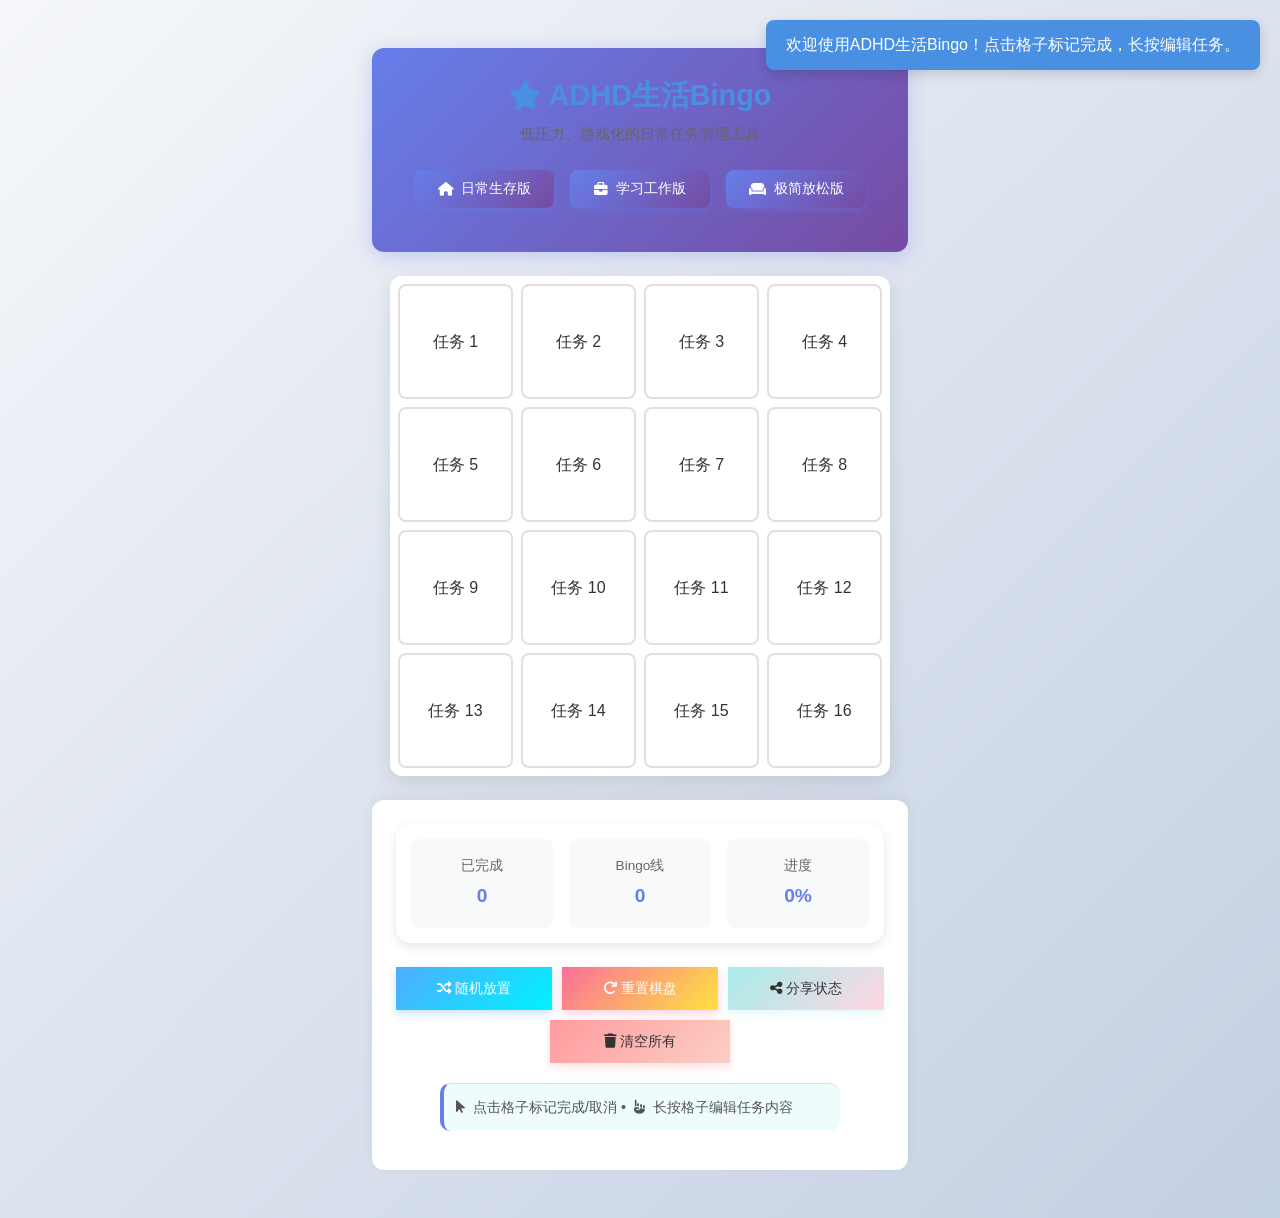
<file: index.html>
<!DOCTYPE html>
<html lang="zh-CN">
<head>
    <meta charset="UTF-8">
    <meta name="viewport" content="width=device-width, initial-scale=1.0, maximum-scale=1.0, user-scalable=no">
    <title>ADHD生活Bingo</title>
    <link rel="stylesheet" href="style.css">
    <link rel="stylesheet" href="https://cdnjs.cloudflare.com/ajax/libs/font-awesome/6.4.0/css/all.min.css">
    <link rel="manifest" href="manifest.json">
    <link rel="icon" href="data:image/svg+xml,<svg xmlns=%22http://www.w3.org/2000/svg%22 viewBox=%220 0 100 100%22><text y=%22.9em%22 font-size=%2290%22>🎯</text></svg>">
</head>
<body>
    <div class="container">
        <!-- 顶部标题和模板区域 -->
        <header class="header">
            <h1><i class="fas fa-star"></i> ADHD生活Bingo</h1>
            <p class="subtitle">低压力、游戏化的日常任务管理工具</p>
            
            <div class="template-section">
                <div class="template-buttons">
                    <button class="template-btn" data-template="daily">
                        <i class="fas fa-home"></i> 日常生存版
                    </button>
                    <button class="template-btn" data-template="work">
                        <i class="fas fa-briefcase"></i> 学习工作版
                    </button>
                    <button class="template-btn" data-template="relax">
                        <i class="fas fa-couch"></i> 极简放松版
                    </button>
                </div>
                

            </div>
        </header>

        <!-- Bingo棋盘区域 -->
        <main class="main-content">
            <div class="bingo-board" id="bingoBoard">
                <!-- 4x4网格将通过JS动态生成 -->
            </div>
            
            <!-- Bingo庆祝动画 -->
            <div class="bingo-celebration" id="bingoCelebration">
                <div class="celebration-content">
                    <div class="confetti"></div>
                    <div class="confetti"></div>
                    <div class="confetti"></div>
                    <h1 class="bingo-text">BINGO！</h1>
                    <p class="bingo-subtext">恭喜完成一条线！🎉</p>
                </div>
            </div>
        </main>

        <!-- 控制面板 -->
        <footer class="footer">
            <div class="stats">
                <div class="stat">
                    <span class="stat-label">已完成</span>
                    <span class="stat-value" id="completedCount">0</span>
                </div>
                <div class="stat">
                    <span class="stat-label">Bingo线</span>
                    <span class="stat-value" id="bingoCount">0</span>
                </div>
                <div class="stat">
                    <span class="stat-label">进度</span>
                    <span class="stat-value" id="progressPercent">0%</span>
                </div>
            </div>
            
            <!-- 底部按钮区域 -->
            <div class="bottom-buttons">
                <button class="bottom-btn" id="randomPlaceBtn">
                    <i class="fas fa-random"></i> 随机放置
                </button>
                <button class="bottom-btn" id="resetBtn">
                    <i class="fas fa-redo"></i> 重置棋盘
                </button>
                <button class="bottom-btn" id="shareBtn">
                    <i class="fas fa-share-alt"></i> 分享状态
                </button>
                <button class="bottom-btn" id="clearAllBtn">
                    <i class="fas fa-trash"></i> 清空所有
                </button>
            </div>
            
            <div class="instructions">
                <p><i class="fas fa-mouse-pointer"></i> 点击格子标记完成/取消 • <i class="fas fa-hand-point-up"></i> 长按格子编辑任务内容</p>
            </div>
</footer>

        <!-- 编辑任务模态框 -->
        <div class="modal" id="editModal">
            <div class="modal-content">
                <h2><i class="fas fa-edit"></i> 编辑任务</h2>
                <input type="text" id="taskInput" maxlength="10" placeholder="输入任务内容（最多10字）">
                <div class="char-count">
                    <span id="charCount">0</span>/10
                </div>
                
                <!-- 编辑按钮（保存/清空/取消） -->
                <div class="modal-buttons">
                    <button class="modal-btn save-btn" id="saveEditBtn">
                        <i class="fas fa-check"></i> 保存
                    </button>
                    <button class="modal-btn clear-btn" id="clearEditBtn">
                        <i class="fas fa-eraser"></i> 清空
                    </button>
                    <button class="modal-btn cancel-btn" id="cancelEditBtn">
                        <i class="fas fa-times"></i> 取消
                    </button>
                </div>
                
                <!-- 快捷短语（整合到编辑界面） -->
                <div class="edit-quick-phrases">
                    <h4><i class="fas fa-bolt"></i> 快捷短语</h4>
                    <div class="edit-phrase-buttons">
                        <button class="edit-phrase-btn" data-phrase="喝2杯水">喝2杯水</button>
                        <button class="edit-phrase-btn" data-phrase="整理桌面">整理桌面</button>
                        <button class="edit-phrase-btn" data-phrase="运动15min">运动15min</button>
                        <button class="edit-phrase-btn" data-phrase="专注25min">专注25min</button>
                        <button class="edit-phrase-btn" data-phrase="出门走走">出门走走</button>
                        <button class="edit-phrase-btn" data-phrase="晒太阳">晒太阳</button>
                        <button class="edit-phrase-btn" data-phrase="阅读30min">阅读30min</button>
                        <button class="edit-phrase-btn" data-phrase="冥想10min">冥想10min</button>
                        <button class="edit-phrase-btn" data-phrase="写日记">写日记</button>
                        <button class="edit-phrase-btn" data-phrase="联系朋友">联系朋友</button>
                        <button class="edit-phrase-btn" data-phrase="整理衣柜">整理衣柜</button>
                        <button class="edit-phrase-btn" data-phrase="学习新技能">学习新技能</button>
                        <button class="edit-phrase-btn" data-phrase="早睡早起">早睡早起</button>
                        <button class="edit-phrase-btn" data-phrase="吃健康餐">吃健康餐</button>
                        <button class="edit-phrase-btn" data-phrase="记账">记账</button>
                        <button class="edit-phrase-btn" data-phrase="计划明天">计划明天</button>
                    </div>
                </div>
                
                <div class="modal-buttons">
                    <button class="modal-btn save-btn" id="saveBtn">
                        <i class="fas fa-check"></i> 保存
                    </button>
                    <button class="modal-btn clear-text-btn" id="clearTextBtn">
                        <i class="fas fa-eraser"></i> 清空文字
                    </button>
                    <button class="modal-btn cancel-btn" id="cancelBtn">
                        <i class="fas fa-times"></i> 取消
                    </button>
                </div>
            </div>
        </div>

        <!-- 分享模态框 -->
        <div class="modal" id="shareModal">
            <div class="modal-content">
                <h2><i class="fas fa-share-alt"></i> 分享你的Bingo状态</h2>
                <div class="share-preview" id="sharePreview">
                    <!-- 分享预览内容 -->
                </div>
                <div class="share-options">
                    <button class="share-option" id="copyLinkBtn">
                        <i class="fas fa-copy"></i> 复制链接
                    </button>
                    <button class="share-option" id="saveImageBtn">
                        <i class="fas fa-image"></i> 保存图片
                    </button>
                </div>
                <button class="modal-btn close-share-btn" id="closeShareBtn">
                    <i class="fas fa-times"></i> 关闭
                </button>
            </div>
        </div>
    </div>

    <script src="script.js"></script>
    <script src="fix-modal.js"></script>
    <script src="update-edit-phrases.js"></script>
    <script src="全面优化.js"></script>
    <script src="最终优化修正.js"></script>
    <script src="界面优化修正.js"></script>
    <script>
        // 注册Service Worker
        if ('serviceWorker' in navigator) {
            window.addEventListener('load', function() {
                navigator.serviceWorker.register('/sw.js').then(function(registration) {
                    console.log('ServiceWorker 注册成功:', registration.scope);
                }, function(err) {
                    console.log('ServiceWorker 注册失败:', err);
                });
            });
        }
        
        // 离线检测
        window.addEventListener('online', function() {
            console.log('网络已连接');
            if (window.bingoApp) {
                window.bingoApp.showNotification('网络已恢复连接！');
            }
        });
        
        window.addEventListener('offline', function() {
            console.log('网络已断开');
            if (window.bingoApp) {
                window.bingoApp.showNotification('当前处于离线模式，数据将保存在本地。');
            }
        });
        
        // 初始化模态框修复
        document.addEventListener('DOMContentLoaded', function() {
            setTimeout(setupModalFix, 1000);
        });
    </script>
</body>
</html>
</file>
<file: style.css>
/* ADHD生活Bingo - 样式文件 */
/* 设计原则：低压力、高对比度、友好交互 */

:root {
    /* 配色方案 - 低饱和度，避免视觉疲劳 */
    --primary-color: #4A90E2;      /* 主蓝色 */
    --secondary-color: #F5A623;    /* 辅助橙色 */
    --success-color: #7ED321;      /* 成功绿色 */
    --light-bg: #F8F9FA;           /* 浅背景 */
    --card-bg: #FFFFFF;            /* 卡片背景 */
    --text-primary: #333333;       /* 主要文字 */
    --text-secondary: #666666;     /* 次要文字 */
    --border-color: #E0E0E0;       /* 边框颜色 */
    --shadow-light: rgba(0, 0, 0, 0.05);
    --shadow-medium: rgba(0, 0, 0, 0.1);
    
    /* 已完成格子颜色 */
    --completed-color: #E3F2FD;    /* 浅蓝 */
    --completed-alt: #FFF9C4;      /* 明黄 */
    
    /* 字体 */
    --font-family: -apple-system, BlinkMacSystemFont, 'Segoe UI', 'PingFang SC', 'Hiragino Sans GB', 'Microsoft YaHei', 'Helvetica Neue', Helvetica, Arial, sans-serif;
    
    /* 间距 */
    --spacing-xs: 4px;
    --spacing-sm: 8px;
    --spacing-md: 16px;
    --spacing-lg: 24px;
    --spacing-xl: 32px;
    
    /* 圆角 */
    --border-radius: 12px;
    --border-radius-sm: 8px;
}

* {
    margin: 0;
    padding: 0;
    box-sizing: border-box;
    -webkit-tap-highlight-color: transparent;
}

body {
    font-family: var(--font-family);
    background: linear-gradient(135deg, #f5f7fa 0%, #c3cfe2 100%);
    color: var(--text-primary);
    line-height: 1.6;
    min-height: 100vh;
    padding: var(--spacing-md);
    overflow-x: hidden;
}

.container {
    max-width: 600px;
    margin: 0 auto;
    min-height: 100vh;
    display: flex;
    flex-direction: column;
    gap: var(--spacing-lg);
}

/* 头部样式 */
.header {
    text-align: center;
    padding: var(--spacing-lg);
    background: var(--card-bg);
    border-radius: var(--border-radius);
    box-shadow: 0 4px 12px var(--shadow-light);
    animation: fadeIn 0.5s ease-out;
}

.header h1 {
    color: var(--primary-color);
    font-size: 1.8rem;
    margin-bottom: var(--spacing-xs);
    display: flex;
    align-items: center;
    justify-content: center;
    gap: var(--spacing-sm);
}

.subtitle {
    color: var(--text-secondary);
    font-size: 0.95rem;
    margin-bottom: var(--spacing-lg);
}

/* 模板区域 */
.template-section {
    margin-top: var(--spacing-lg);
}

.template-section h2 {
    font-size: 1.2rem;
    margin-bottom: var(--spacing-md);
    color: var(--text-primary);
    display: flex;
    align-items: center;
    gap: var(--spacing-sm);
}

.template-buttons {
    display: grid;
    grid-template-columns: repeat(auto-fit, minmax(150px, 1fr));
    gap: var(--spacing-sm);
    margin-bottom: var(--spacing-lg);
}

.template-btn {
    padding: var(--spacing-md);
    background: var(--light-bg);
    border: 2px solid var(--border-color);
    border-radius: var(--border-radius-sm);
    font-size: 0.9rem;
    color: var(--text-primary);
    cursor: pointer;
    transition: all 0.2s ease;
    display: flex;
    align-items: center;
    justify-content: center;
    gap: var(--spacing-sm);
}

.template-btn:hover {
    background: var(--primary-color);
    color: white;
    border-color: var(--primary-color);
    transform: translateY(-2px);
}

.template-btn:active {
    transform: translateY(0);
}

/* 快捷短语 */
.quick-phrases h3 {
    font-size: 1rem;
    margin-bottom: var(--spacing-sm);
    color: var(--text-secondary);
    display: flex;
    align-items: center;
    gap: var(--spacing-sm);
}

.phrase-buttons {
    display: flex;
    flex-wrap: wrap;
    gap: var(--spacing-sm);
    justify-content: center;
}

.phrase-btn {
    padding: var(--spacing-sm) var(--spacing-md);
    background: white;
    border: 1px solid var(--border-color);
    border-radius: 20px;
    font-size: 0.85rem;
    color: var(--text-primary);
    cursor: pointer;
    transition: all 0.2s ease;
}

.phrase-btn:hover {
    background: var(--secondary-color);
    color: white;
    border-color: var(--secondary-color);
}

/* Bingo棋盘 */
.main-content {
    flex: 1;
    position: relative;
}

.bingo-board {
    display: grid;
    grid-template-columns: repeat(4, 1fr);
    grid-template-rows: repeat(4, 1fr);
    gap: var(--spacing-sm);
    aspect-ratio: 1;
    max-width: 100%;
    margin: 0 auto;
    padding: var(--spacing-sm);
    background: var(--card-bg);
    border-radius: var(--border-radius);
    box-shadow: 0 6px 20px var(--shadow-medium);
}

.bingo-cell {
    background: var(--light-bg);
    border: 2px solid var(--border-color);
    border-radius: var(--border-radius-sm);
    display: flex;
    align-items: center;
    justify-content: center;
    text-align: center;
    padding: var(--spacing-sm);
    cursor: pointer;
    user-select: none;
    transition: all 0.3s ease;
    font-size: 1rem;
    font-weight: 500;
    color: var(--text-primary);
    position: relative;
    overflow: hidden;
}

.bingo-cell:hover {
    transform: scale(1.02);
    box-shadow: 0 4px 8px var(--shadow-light);
}

.bingo-cell.completed {
    background: var(--completed-color);
    border-color: var(--primary-color);
    color: var(--text-primary);
    animation: cellComplete 0.5s ease;
}

.bingo-cell.completed.alt {
    background: var(--completed-alt);
    border-color: var(--secondary-color);
}

.bingo-cell.completed::after {
    content: '✓';
    position: absolute;
    top: 4px;
    right: 4px;
    color: var(--success-color);
    font-weight: bold;
    font-size: 0.9rem;
}

/* Bingo庆祝动画 */
.bingo-celebration {
    position: fixed;
    top: 0;
    left: 0;
    width: 100%;
    height: 100%;
    background: rgba(255, 255, 255, 0.95);
    display: none;
    align-items: center;
    justify-content: center;
    z-index: 1000;
    animation: fadeIn 0.3s ease;
}

.celebration-content {
    text-align: center;
    animation: bounceIn 0.6s ease;
}

.bingo-text {
    font-size: 4rem;
    color: var(--primary-color);
    margin-bottom: var(--spacing-md);
    text-shadow: 2px 2px 4px var(--shadow-medium);
    animation: pulse 1s infinite;
}

.bingo-subtext {
    font-size: 1.5rem;
    color: var(--secondary-color);
}

.confetti {
    position: absolute;
    width: 10px;
    height: 10px;
    background: var(--primary-color);
    animation: confettiFall 3s linear infinite;
}

.confetti:nth-child(2) {
    background: var(--secondary-color);
    animation-delay: 0.5s;
    left: 20%;
}

.confetti:nth-child(3) {
    background: var(--success-color);
    animation-delay: 1s;
    left: 80%;
}

/* 底部控制面板 */
.footer {
    background: var(--card-bg);
    border-radius: var(--border-radius);
    padding: var(--spacing-lg);
    box-shadow: 0 -4px 12px var(--shadow-light);
}

.stats {
    display: grid;
    grid-template-columns: repeat(3, 1fr);
    gap: var(--spacing-md);
    margin-bottom: var(--spacing-lg);
    text-align: center;
}

.stat {
    padding: var(--spacing-md);
    background: var(--light-bg);
    border-radius: var(--border-radius-sm);
}

.stat-label {
    display: block;
    font-size: 0.85rem;
    color: var(--text-secondary);
    margin-bottom: var(--spacing-xs);
}

.stat-value {
    display: block;
    font-size: 1.5rem;
    font-weight: bold;
    color: var(--primary-color);
}

.control-buttons {
    display: grid;
    grid-template-columns: repeat(auto-fit, minmax(120px, 1fr));
    gap: var(--spacing-sm);
    margin-bottom: var(--spacing-lg);
}

.control-btn {
    padding: var(--spacing-md);
    border: none;
    border-radius: var(--border-radius-sm);
    font-size: 0.9rem;
    font-weight: 500;
    cursor: pointer;
    transition: all 0.2s ease;
    display: flex;
    align-items: center;
    justify-content: center;
    gap: var(--spacing-sm);
}

.reset-btn {
    background: var(--light-bg);
    color: var(--text-primary);
}

.reset-btn:hover {
    background: #E3F2FD;
}

.clear-btn {
    background: #FFEBEE;
    color: #D32F2F;
}

.clear-btn:hover {
    background: #FFCDD2;
}

.export-btn {
    background: #E8F5E9;
    color: #388E3C;
}

.export-btn:hover {
    background: #C8E6C9;
}

.instructions {
    display: flex;
    flex-direction: column;
    gap: var(--spacing-sm);
    font-size: 0.85rem;
    color: var(--text-secondary);
    padding-top: var(--spacing-md);
    border-top: 1px solid var(--border-color);
}

.instructions p {
    display: flex;
    align-items: center;
    gap: var(--spacing-sm);
}

/* 模态框 */
.modal {
    position: fixed;
    top: 0;
    left: 0;
    width: 100%;
    height: 100%;
    background: rgba(0, 0, 0, 0.5);
    display: none;
    align-items: center;
    justify-content: center;
    z-index: 2000;
    animation: fadeIn 0.3s ease;
}

.modal-content {
    background: var(--card-bg);
    border-radius: var(--border-radius);
    padding: var(--spacing-xl);
    width: 90%;
    max-width: 400px;
    animation: slideUp 0.3s ease;
}

.modal-content h2 {
    margin-bottom: var(--spacing-lg);
    color: var(--text-primary);
    display: flex;
    align-items: center;
    gap: var(--spacing-sm);
}

#taskInput {
    width: 100%;
    padding: var(--spacing-md);
    border: 2px solid var(--border-color);
    border-radius: var(--border-radius-sm);
    font-size: 1rem;
    margin-bottom: var(--spacing-sm);
    transition: border-color 0.2s ease;
}

#taskInput:focus {
    outline: none;
    border-color: var(--primary-color);
}

.char-count {
    text-align: right;
    font-size: 0.85rem;
    color: var(--text-secondary);
    margin-bottom: var(--spacing-lg);
}

.modal-buttons {
    display: grid;
    grid-template-columns: repeat(3, 1fr);
    gap: var(--spacing-sm);
}

.modal-btn {
    padding: var(--spacing-md);
    border: none;
    border-radius: var(--border-radius-sm);
    font-size: 0.9rem;
    font-weight: 500;
    cursor: pointer;
    transition: all 0.2s ease;
    display: flex;
    align-items: center;
    justify-content: center;
    gap: var(--spacing-sm);
}

.save-btn {
    background: var(--primary-color);
    color: white;
}

.save-btn:hover {
    background: #357ABD;
}

.clear-text-btn {
    background: var(--light-bg);
    color: var(--text-primary);
}

.clear-text-btn:hover {
    background: #E0E0E0;
}

.cancel-btn {
    background: #F5F5F5;
    color: var(--text-secondary);
}

.cancel-btn:hover {
    background: #E0E0E0;
}

/* 分享模态框 */
.share-preview {
    background: var(--light-bg);
    border-radius: var(--border-radius-sm);
    padding: var(--spacing-lg);
    margin-bottom: var(--spacing-lg);
    text-align: center;
}

.share-options {
    display: grid;
    grid-template-columns: repeat(2, 1fr);
    gap: var(--spacing-sm);
    margin-bottom: var(--spacing-lg);
}

.share-option {
    padding: var(--spacing-md);
    background: var(--light-bg);
    border: 1px solid var(--border-color);
    border-radius: var(--border-radius-sm);
    cursor: pointer;
    transition: all 0.2s ease;
    display: flex;
    align-items: center;
    justify-content: center;
    gap: var(--spacing-sm);
}

.share-option:hover {
    background: var(--primary-color);
    color: white;
    border-color: var(--primary-color);
}

.close-share-btn {
    width: 100%;
    background: var(--light-bg);
    color: var(--text-primary);
}

.close-share-btn:hover {
    background: #E0E0E0;
}

/* 动画 */
@keyframes fadeIn {
    from { opacity: 0; }
    to { opacity: 1; }
}

@keyframes slideUp {
    from {
        opacity: 0;
        transform: translateY(20px);
    }
    to {
        opacity: 1;
        transform: translateY(0);
    }
}

@keyframes cellComplete {
    0% { transform: scale(1); }
    50% { transform: scale(1.05); }
    100% { transform: scale(1); }
}

@keyframes bounceIn {
    0% {
        opacity: 0;
        transform: scale(0.3);
    }
    50% {
        opacity: 1;
        transform: scale(1.05);
    }
    70% {
        transform: scale(0.9);
    }
    100% {
        transform: scale(1);
    }
}

@keyframes pulse {
    0%, 100% {
        transform: scale(1);
    }
    50% {
        transform: scale(1.05);
    }
}

@keyframes confettiFall {
    0% {
        transform: translateY(-100px) rotate(0deg);
        opacity: 1;
    }
    100% {
        transform: translateY(100vh) rotate(360deg);
        opacity: 0;
    }
}

/* 响应式设计 */
@media (max-width: 480px) {
    .header h1 {
        font-size: 1.5rem;
    }
    
    .bingo-cell {
        font-size: 0.9rem;
        padding: var(--spacing-xs);
    }
    
    .template-buttons {
        grid-template-columns: 1fr;
    }
    
    .modal-buttons {
        grid-template-columns: 1fr;
    }
    
    .share-options {
        grid-template-columns: 1fr;
    }
}

@media (min-width: 768px) {
    .container {
        padding: var(--spacing-xl);
    }
    
    .bingo-board {
        max-width: 500px;
    }
}

/* 横屏适配 */
@media (orientation: landscape) and (max-height: 600px) {
    .container {
        flex-direction: row;
        flex-wrap: wrap;
    }
    
    .header {
        width: 100%;
    }
    
    .main-content {
        flex: 2;
    }
    
    .footer {
        flex: 1;
    }
}

/* 深色模式支持 */
@media (prefers-color-scheme: dark) {
    :root {
        --light-bg: #2D3748;
        --card-bg: #1A202C;
        --text-primary: #E2E8F0;
        --text-secondary: #A0AEC0;
        --border-color: #4A5568;
        --completed-color: #2C5282;
        --completed-alt: #744210;
    }
    
    body {
        background: linear-gradient(135deg, #1a202c 0%, #2d3748 100%);
    }
}/* 修复编辑模态框遮挡问题 - 添加于 Wed Mar 18 07:33:09 PM CST 2026 */
/* 修复编辑模态框遮挡问题 */

/* 编辑模态框样式修复 */
#editModal .modal-content {
    max-height: 80vh; /* 限制最大高度 */
    overflow-y: auto; /* 允许滚动 */
    margin-top: 10vh; /* 从顶部开始，留出空间 */
}

/* 快捷短语区域调整 */
.quick-phrases {
    position: relative;
    z-index: 1; /* 确保在模态框下方 */
    margin-top: var(--spacing-md);
}

/* 模态框按钮布局优化 */
.modal-buttons {
    display: flex;
    flex-wrap: wrap;
    gap: var(--spacing-sm);
    margin-top: var(--spacing-lg);
}

.modal-btn {
    flex: 1;
    min-width: 100px;
    padding: var(--spacing-md);
}

/* 手机端特别优化 */
@media (max-width: 480px) {
    .modal-content {
        width: 95%;
        max-width: 95%;
        padding: var(--spacing-lg);
        margin: 5vh auto;
        max-height: 70vh;
    }
    
    #taskInput {
        font-size: 16px; /* 防止iOS缩放 */
        padding: 12px;
    }
    
    .modal-buttons {
        flex-direction: column;
    }
    
    .modal-btn {
        width: 100%;
        margin-bottom: var(--spacing-sm);
    }
    
    /* 确保快捷短语可见 */
    .quick-phrases {
        padding-bottom: 20px;
    }
    
    .phrase-buttons {
        display: grid;
        grid-template-columns: repeat(2, 1fr);
        gap: var(--spacing-sm);
    }
}

/* 横屏优化 */
@media (orientation: landscape) and (max-height: 600px) {
    .modal-content {
        max-height: 90vh;
        margin-top: 5vh;
    }
    
    #editModal .modal-content {
        max-width: 400px;
        margin: 5vh auto;
    }
}

/* 确保模态框在最上层 */
.modal {
    z-index: 2000;
}

/* 编辑模态框特定样式 */
#editModal {
    align-items: flex-start; /* 从顶部开始 */
    padding-top: 10vh;
    overflow-y: auto;
}

/* 输入框优化 */
#taskInput {
    width: 100%;
    box-sizing: border-box;
    margin-bottom: var(--spacing-md);
}

.char-count {
    text-align: right;
    font-size: 0.9rem;
    color: var(--text-secondary);
    margin-bottom: var(--spacing-lg);
}/* 布局更新：模板按钮横向排列 + 编辑界面快捷短语 - 添加于 Wed Mar 18 08:03:23 PM CST 2026 */
/* 布局更新：模板按钮横向排列 + 编辑界面快捷短语 */

/* 模板按钮横向排列 */
.template-buttons {
    display: flex;
    flex-direction: row;
    gap: var(--spacing-sm);
    margin-bottom: var(--spacing-md);
    overflow-x: auto;
    padding-bottom: 5px;
}

.template-btn {
    flex: 1;
    min-width: 120px;
    white-space: nowrap;
    padding: var(--spacing-sm) var(--spacing-md);
    font-size: 0.85rem;
}

/* 编辑界面快捷短语 */
.edit-quick-phrases {
    margin: var(--spacing-md) 0;
    padding: var(--spacing-md);
    background: var(--light-bg);
    border-radius: var(--border-radius-sm);
    border: 1px solid var(--border-color);
}

.edit-quick-phrases h4 {
    font-size: 0.9rem;
    margin-bottom: var(--spacing-sm);
    color: var(--text-secondary);
    display: flex;
    align-items: center;
    gap: var(--spacing-sm);
}

.edit-phrase-buttons {
    display: grid;
    grid-template-columns: repeat(3, 1fr);
    gap: var(--spacing-sm);
}

.edit-phrase-btn {
    padding: var(--spacing-sm);
    background: white;
    border: 1px solid var(--border-color);
    border-radius: var(--border-radius-sm);
    font-size: 0.8rem;
    color: var(--text-primary);
    cursor: pointer;
    transition: all 0.2s ease;
    text-align: center;
}

.edit-phrase-btn:hover {
    background: var(--primary-color);
    color: white;
    border-color: var(--primary-color);
}

/* 响应式调整 */
@media (max-width: 480px) {
    .template-buttons {
        flex-direction: row;
        overflow-x: auto;
        -webkit-overflow-scrolling: touch;
    }
    
    .template-btn {
        min-width: 110px;
        font-size: 0.8rem;
        padding: 10px 12px;
    }
    
    .edit-phrase-buttons {
        grid-template-columns: repeat(2, 1fr);
    }
    
    .edit-phrase-btn {
        font-size: 0.75rem;
        padding: 8px 6px;
    }
}

@media (min-width: 768px) {
    .template-buttons {
        justify-content: center;
    }
    
    .template-btn {
        min-width: 140px;
    }
}

/* 横屏优化 */
@media (orientation: landscape) and (max-height: 600px) {
    .template-buttons {
        flex-wrap: wrap;
        justify-content: center;
    }
    
    .template-btn {
        min-width: 130px;
        margin-bottom: var(--spacing-sm);
    }
}

/* 编辑模态框高度调整（因为有新增内容） */
#editModal .modal-content {
    max-height: 85vh;
}

/* 确保编辑界面布局合理 */
.modal-content {
    display: flex;
    flex-direction: column;
}

#taskInput {
    order: 1;
}

.char-count {
    order: 2;
}

.edit-quick-phrases {
    order: 3;
}

.modal-buttons {
    order: 4;
    margin-top: var(--spacing-lg);
}/* 全面优化样式 - 添加于 Thu Mar 19 12:07:50 AM CST 2026 */
/* 全面优化样式 */

/* 1. 快速开始按钮 - 紧凑居中 */
.template-buttons {
    display: flex;
    justify-content: center;
    gap: 8px;
    margin-bottom: var(--spacing-md);
    flex-wrap: nowrap;
    overflow: hidden;
    width: 100%;
}

.template-btn {
    flex: 1;
    min-width: 0;
    max-width: 140px;
    padding: 10px 12px;
    font-size: 0.85rem;
    white-space: nowrap;
    overflow: hidden;
    text-overflow: ellipsis;
    text-align: center;
}

/* 2. 编辑窗口布局优化 */
.modal-buttons {
    display: flex;
    gap: 10px;
    margin-top: 15px;
    margin-bottom: 20px;
}

.modal-btn {
    flex: 1;
    padding: 12px;
    font-size: 0.9rem;
}

/* 编辑快捷短语区域 */
.edit-quick-phrases {
    margin-top: 0;
    margin-bottom: 15px;
}

.edit-phrase-buttons {
    display: grid;
    grid-template-columns: repeat(4, 1fr);
    gap: 8px;
    max-height: 200px;
    overflow-y: auto;
    padding: 5px;
}

.edit-phrase-btn {
    padding: 8px 6px;
    font-size: 0.75rem;
    line-height: 1.2;
    min-height: 40px;
    display: flex;
    align-items: center;
    justify-content: center;
    text-align: center;
    word-break: break-word;
}

/* 3. 底部按钮区域优化 */
.bottom-buttons {
    display: flex;
    flex-wrap: wrap;
    gap: 10px;
    margin-top: 20px;
    justify-content: center;
}

.bottom-btn {
    flex: 1;
    min-width: 120px;
    max-width: 180px;
    padding: 12px;
    font-size: 0.9rem;
}

/* 4. 提示语居中 */
.instructions {
    text-align: center;
    margin: 15px 0;
    padding: 10px;
    background: var(--light-bg);
    border-radius: var(--border-radius-sm);
    font-size: 0.9rem;
    color: var(--text-secondary);
}

/* 5. 响应式调整 */
@media (max-width: 480px) {
    .template-buttons {
        gap: 6px;
    }
    
    .template-btn {
        padding: 8px 10px;
        font-size: 0.8rem;
        max-width: 120px;
    }
    
    .edit-phrase-buttons {
        grid-template-columns: repeat(3, 1fr);
        max-height: 180px;
    }
    
    .edit-phrase-btn {
        font-size: 0.7rem;
        padding: 6px 4px;
        min-height: 36px;
    }
    
    .modal-buttons {
        gap: 8px;
    }
    
    .modal-btn {
        padding: 10px;
        font-size: 0.85rem;
    }
    
    .bottom-buttons {
        gap: 8px;
    }
    
    .bottom-btn {
        min-width: 100px;
        padding: 10px;
        font-size: 0.85rem;
    }
}

@media (min-width: 768px) {
    .template-buttons {
        max-width: 500px;
        margin-left: auto;
        margin-right: auto;
    }
    
    .edit-phrase-buttons {
        grid-template-columns: repeat(6, 1fr);
    }
    
    .bottom-buttons {
        max-width: 600px;
        margin-left: auto;
        margin-right: auto;
    }
}

/* 6. 编辑窗口高度优化 */
#editModal .modal-content {
    max-height: 85vh;
    display: flex;
    flex-direction: column;
}

#taskInput {
    order: 1;
}

.char-count {
    order: 2;
}

.modal-buttons {
    order: 3;
}

.edit-quick-phrases {
    order: 4;
}

/* 7. 按钮悬停效果 */
.template-btn:hover,
.modal-btn:hover,
.bottom-btn:hover,
.edit-phrase-btn:hover {
    transform: translateY(-2px);
    box-shadow: 0 4px 8px rgba(0, 0, 0, 0.1);
    transition: all 0.2s ease;
}

/* 8. 已完成格子样式（随机放置时保持不变） */
.bingo-cell.completed {
    position: relative;
    z-index: 2;
}

.bingo-cell.completed::after {
    content: '✓';
    position: absolute;
    top: 5px;
    right: 5px;
    background: var(--success-color);
    color: white;
    width: 20px;
    height: 20px;
    border-radius: 50%;
    display: flex;
    align-items: center;
    justify-content: center;
    font-size: 0.8rem;
    font-weight: bold;
}

/* 9. 随机放置按钮特殊样式 */
#randomPlaceBtn {
    background: linear-gradient(135deg, #6a11cb 0%, #2575fc 100%);
    color: white;
    border: none;
}

#randomPlaceBtn:hover {
    background: linear-gradient(135deg, #5a0db5 0%, #1c68e8 100%);
    box-shadow: 0 4px 12px rgba(106, 17, 203, 0.3);
}

/* 10. 滚动条美化 */
.edit-phrase-buttons::-webkit-scrollbar {
    width: 6px;
}

.edit-phrase-buttons::-webkit-scrollbar-track {
    background: var(--light-bg);
    border-radius: 3px;
}

.edit-phrase-buttons::-webkit-scrollbar-thumb {
    background: var(--border-color);
    border-radius: 3px;
}

.edit-phrase-buttons::-webkit-scrollbar-thumb:hover {
    background: var(--text-secondary);
}
</file>
